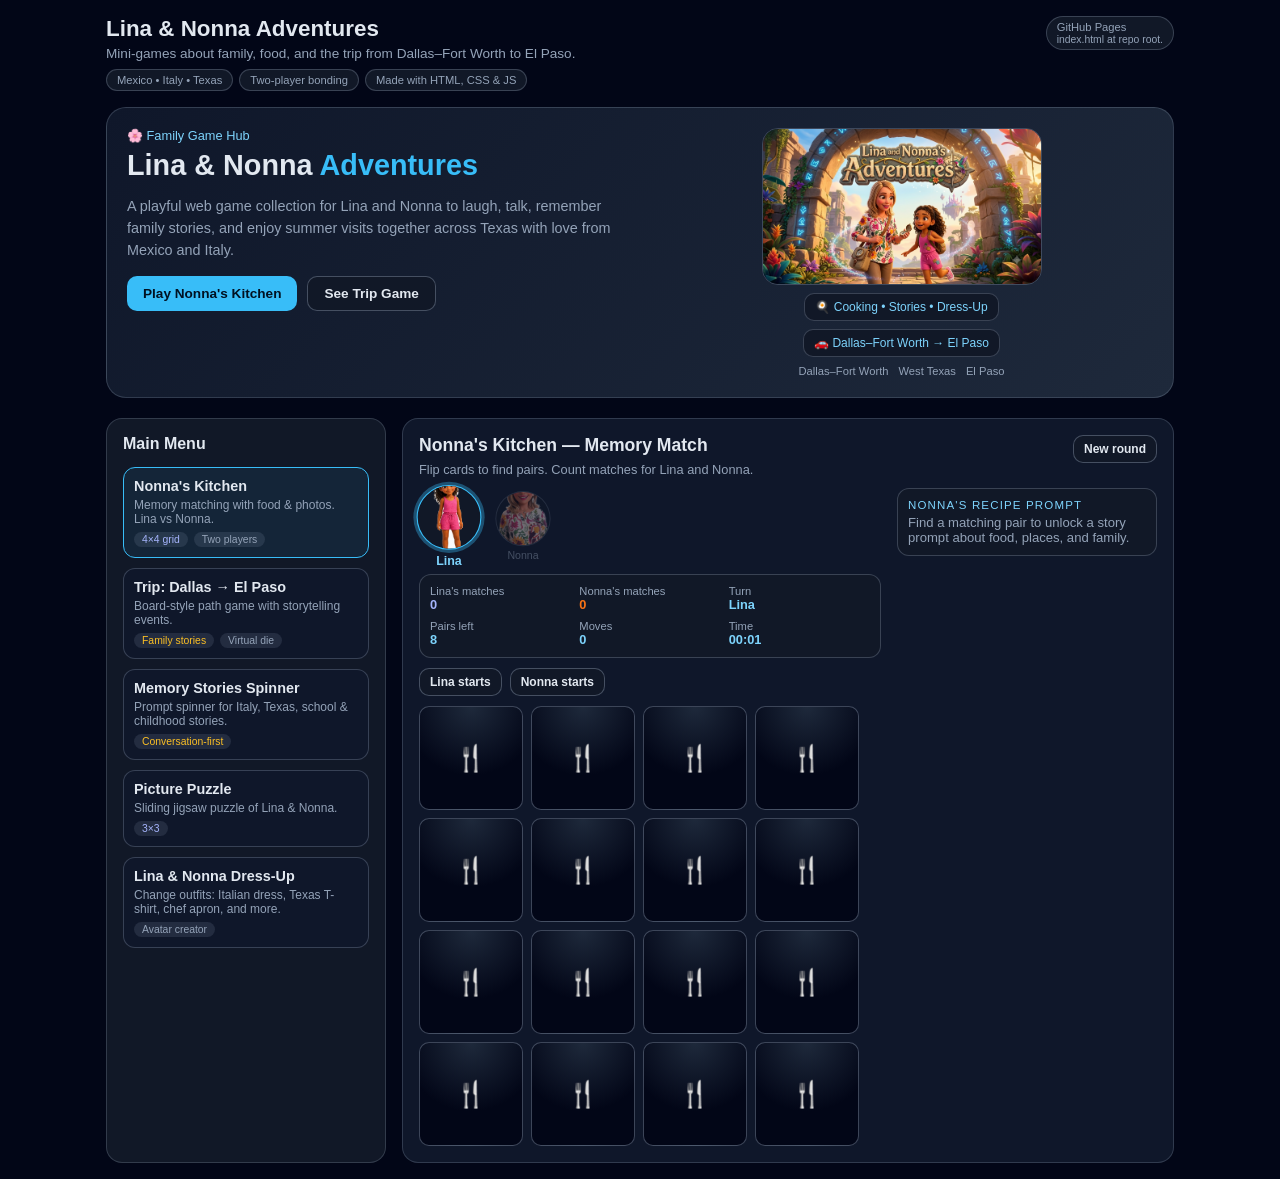
<file: index.html>
<!DOCTYPE html>
<html lang="en">
<head>
<meta charset="UTF-8" />
<title>Lina & Nonna Adventures</title>
<meta name="viewport" content="width=device-width,initial-scale=1.0" />
<style>
:root{
  --bg:#020617; --panel:#0f172a; --panel-alt:#111827; --text:#e2e8f0; --muted:#94a3b8;
  --accent:#38bdf8; --accent-soft:#7dd3fc; --accent-strong:#f97316; --success:#22c55e;
}
*{box-sizing:border-box;}
body{margin:0;font-family:'Segoe UI',Arial,sans-serif;background:var(--bg);color:var(--text);}
.shell{max-width:1100px;margin:0 auto;padding:16px;}
header{display:flex;justify-content:space-between;align-items:flex-start;flex-wrap:wrap;gap:10px;margin-bottom:16px;}
.title{font-size:1.4rem;font-weight:800;}
.subtitle{color:var(--muted);font-size:0.85rem;margin-top:4px;max-width:480px;}
.badge-row{display:flex;flex-wrap:wrap;gap:6px;margin-top:8px;}
.badge{background:var(--panel-alt);border:1px solid rgba(148,163,184,0.3);border-radius:999px;padding:4px 10px;font-size:0.7rem;color:var(--muted);}
.hero{margin-bottom:20px;}
.hero-card{background:linear-gradient(135deg,#0f172a,#1e293b);border-radius:20px;padding:20px;display:flex;flex-wrap:wrap;gap:20px;border:1px solid rgba(148,163,184,0.25);}
.hero-copy{flex:1;min-width:260px;}
.eyebrow{font-size:0.8rem;color:var(--accent-soft);margin-bottom:6px;}
.hero h1{margin:0 0 10px;font-size:1.8rem;}
.accent{color:var(--accent);}
.hero p{color:var(--muted);font-size:0.9rem;line-height:1.5;}
.hero-actions{display:flex;gap:10px;margin-top:14px;flex-wrap:wrap;}
.btn{border:none;border-radius:10px;padding:9px 16px;font-size:0.85rem;font-weight:600;cursor:pointer;transition:transform .1s;}
.btn:hover{transform:translateY(-1px);}
.btn.primary,.btn-primary{background:var(--accent);color:#012;}
.btn.secondary,.btn-secondary{background:var(--panel-alt);color:var(--text);border:1px solid rgba(148,163,184,0.4);}
.btn.small{padding:6px 10px;font-size:0.75rem;}
.hero-art{flex:1;min-width:240px;position:relative;display:flex;flex-direction:column;gap:8px;align-items:center;justify-content:center;}
.hero-img{width:100%;max-width:280px;border-radius:16px;border:1px solid rgba(148,163,184,0.3);}
.art-card{background:var(--panel-alt);border-radius:10px;padding:6px 10px;font-size:0.75rem;color:var(--accent-soft);border:1px solid rgba(148,163,184,0.3);}
.marker-row{display:flex;gap:10px;font-size:0.7rem;color:var(--muted);flex-wrap:wrap;justify-content:center;}
.layout{display:grid;grid-template-columns:280px 1fr;gap:16px;}
@media (max-width:820px){.layout{grid-template-columns:1fr;}}
.panel{background:var(--panel);border-radius:16px;padding:16px;border:1px solid rgba(148,163,184,0.25);}
.panel-alt{background:var(--panel-alt);}
.panel h2{margin-top:0;font-size:1rem;}
.menu-grid{display:flex;flex-direction:column;gap:10px;}
.menu-grid button{all:unset;cursor:pointer;background:var(--panel);border:1px solid rgba(148,163,184,0.3);border-radius:12px;padding:10px;display:block;}
.menu-grid button:hover{border-color:var(--accent);}
.menu-grid button.active-menu{border-color:var(--accent);background:rgba(56,189,248,0.08);}
.menu-label{font-weight:700;font-size:0.9rem;}
.menu-desc{color:var(--muted);font-size:0.75rem;margin-top:4px;}
.menu-tag-row{display:flex;gap:6px;margin-top:6px;flex-wrap:wrap;}
.menu-tag{background:rgba(148,163,184,0.15);border-radius:999px;padding:2px 8px;font-size:0.65rem;color:var(--muted);}
.menu-tag.puzzle{color:#a5b4fc;}
.menu-tag.story{color:#fbbf24;}
.game-container{display:none;}
.game-container.active{display:block;}
.game-header{display:flex;justify-content:space-between;align-items:flex-start;gap:10px;flex-wrap:wrap;margin-bottom:10px;}
.game-header h3{margin:0 0 4px;font-size:1.1rem;}
.game-header span{color:var(--muted);font-size:0.8rem;}
.game-row{display:grid;grid-template-columns:1fr 260px;gap:16px;}
@media (max-width:760px){.game-row{grid-template-columns:1fr;}}
.turn-avatar-row{display:flex;gap:14px;margin-bottom:10px;}
.turn-avatar{display:flex;flex-direction:column;align-items:center;opacity:.4;transform:scale(.92);transition:.25s;}
.turn-avatar .avatar-img{width:60px;height:60px;border-radius:50%;object-fit:cover;background:var(--panel-alt);border:1px solid rgba(148,163,184,0.4);}
.turn-avatar span{margin-top:4px;font-size:0.72rem;color:var(--muted);}
.turn-avatar.active{opacity:1;transform:scale(1.08);}
.turn-avatar.active .avatar-img{border-color:var(--accent);box-shadow:0 0 0 3px rgba(56,189,248,0.35);}
.turn-avatar.active span{color:var(--accent-soft);font-weight:700;}
.score-box{background:var(--panel-alt);border-radius:12px;padding:10px;border:1px solid rgba(148,163,184,0.3);display:grid;grid-template-columns:repeat(3,1fr);gap:8px;font-size:0.8rem;}
.score-label{color:var(--muted);font-size:0.7rem;}
.score-value{font-weight:700;color:var(--accent-soft);}
.score-value.lina{color:#a5b4fc;}
.score-value.nonna{color:#f97316;}
.controls-row{display:flex;flex-wrap:wrap;gap:8px;margin:10px 0;}
.card-grid{display:grid;grid-template-columns:repeat(4,1fr);gap:8px;max-width:440px;}
.card{position:relative;aspect-ratio:1/1;perspective:700px;cursor:pointer;}
.card-inner{position:absolute;inset:0;transform-style:preserve-3d;transition:transform .4s;}
.card.flipped .card-inner,.card.matched .card-inner{transform:rotateY(180deg);}
.card-back,.card-face{position:absolute;inset:0;backface-visibility:hidden;border-radius:10px;display:flex;flex-direction:column;align-items:center;justify-content:center;text-align:center;border:1px solid rgba(148,163,184,0.4);}
.card-back{background:radial-gradient(circle at top,#1e293b,#020617 60%);font-size:1.6rem;}
.card-face{background:radial-gradient(circle at top,#0ea5e9,#0f172a 45%,#020617 85%);transform:rotateY(180deg);}
.card.matched .card-face{border-color:var(--success);}
.card-emoji{font-size:1.7rem;}
.card-caption{font-size:0.65rem;font-weight:600;margin-top:2px;}
.card.disabled{pointer-events:none;opacity:.6;}
.recipe-box,.travel-panel,.prompt-panel,.puzzle-panel,.dress-panel{background:var(--panel-alt);border-radius:12px;padding:10px;border:1px solid rgba(148,163,184,0.3);font-size:0.82rem;}
.recipe-label{font-size:0.72rem;text-transform:uppercase;letter-spacing:.1em;color:var(--accent-soft);margin-bottom:4px;}
.recipe-text{color:var(--muted);}
.travel-board{display:grid;grid-template-columns:repeat(10,1fr);gap:4px;margin-top:10px;}
.travel-tile{position:relative;border-radius:8px;border:1px solid rgba(148,163,184,0.4);padding:6px 0;font-size:0.62rem;text-align:center;background:#0b1120;color:var(--muted);}
.travel-tile.start{border-color:var(--accent);color:var(--accent-soft);}
.travel-tile.end{border-color:var(--success);color:#bbf7d0;}
.travel-tile.event{border-style:dashed;}
.travel-token{position:absolute;inset:2px;border-radius:6px;border:2px solid var(--accent);}
.prompt-text{font-size:0.95rem;color:var(--accent-soft);min-height:40px;margin-bottom:8px;}
.tagline{font-size:0.75rem;color:var(--muted);}
#puzzleBoard{display:grid;grid-template-columns:repeat(3,1fr);gap:4px;max-width:270px;background:var(--panel-alt);padding:4px;border-radius:10px;border:1px solid rgba(148,163,184,0.4);}
.puzzle-tile{position:relative;aspect-ratio:1/1;background-image:url('./assets/hero/lina-nonna-hero.png');background-size:300% 300%;border-radius:6px;cursor:pointer;box-shadow:inset 0 0 0 1px rgba(148,163,184,0.5);transition:transform .15s;}
.puzzle-tile:hover{transform:scale(1.03);}
.puzzle-tile.empty{background-image:none;background:transparent;border-style:dashed;border:1px dashed rgba(148,163,184,0.5);cursor:default;box-shadow:none;}
.dress-preview{height:170px;border-radius:12px;border:1px dashed rgba(148,163,184,0.5);display:flex;flex-direction:column;align-items:center;justify-content:center;font-size:2.4rem;background:#0b1120;gap:6px;}
.dress-preview .cap{font-size:0.85rem;color:var(--muted);text-align:center;}
.dress-options{display:flex;flex-wrap:wrap;gap:6px;margin-top:10px;}
.dress-chip{all:unset;cursor:pointer;border-radius:999px;padding:5px 10px;font-size:0.73rem;border:1px solid rgba(148,163,184,0.5);color:var(--accent-soft);background:var(--panel-alt);}
.dress-chip.selected{border-color:var(--accent-strong);color:#fed7aa;background:rgba(249,115,22,0.15);}
.win-overlay{position:fixed;inset:0;background:rgba(2,6,23,0.88);display:flex;align-items:center;justify-content:center;z-index:999;}
.win-card{background:linear-gradient(160deg,#0f172a,#0b1120);border:1px solid var(--accent);border-radius:20px;padding:26px 30px;text-align:center;max-width:300px;}
.win-card h2{margin:0 0 8px;font-size:1.2rem;color:var(--accent-soft);}
.win-subtitle{font-weight:700;color:#fed7aa;margin:0 0 6px;}
.win-stats{font-size:0.8rem;color:var(--muted);margin:0 0 14px;}
.spinner-wheel{font-size:2.2rem;text-align:center;margin:10px 0;}
</style>
</head>
<body>
<div class="shell">
  <header>
    <div>
      <div class="title">Lina &amp; Nonna Adventures</div>
      <div class="subtitle">Mini-games about family, food, and the trip from Dallas–Fort Worth to El Paso.</div>
      <div class="badge-row">
        <div class="badge">Mexico • Italy • Texas</div>
        <div class="badge">Two-player bonding</div>
        <div class="badge">Made with HTML, CSS &amp; JS</div>
      </div>
    </div>
    <div class="badge">GitHub Pages<br/><span style="font-size:0.65rem;">index.html at repo root.</span></div>
  </header>

  <section class="hero">
    <div class="hero-card">
      <div class="hero-copy">
        <div class="eyebrow">🌸 Family Game Hub</div>
        <h1>Lina &amp; Nonna <span class="accent">Adventures</span></h1>
        <p>A playful web game collection for Lina and Nonna to laugh, talk, remember family stories, and enjoy summer visits together across Texas with love from Mexico and Italy.</p>
        <div class="hero-actions">
          <button class="btn primary" data-game="kitchen">Play Nonna's Kitchen</button>
          <button class="btn secondary" data-game="travel">See Trip Game</button>
        </div>
      </div>
      <div class="hero-art">
        <img src="./assets/hero/lina-nonna-hero.png" alt="Lina and Nonna" class="hero-img" />
        <div class="art-card">🍳 Cooking • Stories • Dress-Up</div>
        <div class="art-card">🚗 Dallas–Fort Worth → El Paso</div>
        <div class="marker-row"><span>Dallas–Fort Worth</span><span>West Texas</span><span>El Paso</span></div>
      </div>
    </div>
  </section>

  <div class="layout">
    <aside class="panel panel-alt">
      <h2>Main Menu</h2>
      <div class="menu-grid" id="menuGrid">
        <button data-game="kitchen">
          <div class="menu-label">Nonna's Kitchen</div>
          <div class="menu-desc">Memory matching with food &amp; photos. Lina vs Nonna.</div>
          <div class="menu-tag-row"><div class="menu-tag puzzle">4×4 grid</div><div class="menu-tag">Two players</div></div>
        </button>
        <button data-game="travel">
          <div class="menu-label">Trip: Dallas → El Paso</div>
          <div class="menu-desc">Board-style path game with storytelling events.</div>
          <div class="menu-tag-row"><div class="menu-tag story">Family stories</div><div class="menu-tag">Virtual die</div></div>
        </button>
        <button data-game="memoryStories">
          <div class="menu-label">Memory Stories Spinner</div>
          <div class="menu-desc">Prompt spinner for Italy, Texas, school &amp; childhood stories.</div>
          <div class="menu-tag-row"><div class="menu-tag story">Conversation-first</div></div>
        </button>
        <button data-game="puzzle">
          <div class="menu-label">Picture Puzzle</div>
          <div class="menu-desc">Sliding jigsaw puzzle of Lina &amp; Nonna.</div>
          <div class="menu-tag-row"><div class="menu-tag puzzle">3×3</div></div>
        </button>
        <button data-game="dressup">
          <div class="menu-label">Lina &amp; Nonna Dress-Up</div>
          <div class="menu-desc">Change outfits: Italian dress, Texas T-shirt, chef apron, and more.</div>
          <div class="menu-tag-row"><div class="menu-tag">Avatar creator</div></div>
        </button>
      </div>
    </aside>

    <main class="panel">
      <section id="game-kitchen" class="game-container active">
        <div class="game-header">
          <div>
            <h3>Nonna's Kitchen — Memory Match</h3>
            <span>Flip cards to find pairs. Count matches for Lina and Nonna.</span>
          </div>
          <button class="btn small secondary" id="btnKitchenReset">New round</button>
        </div>
        <div class="game-row">
          <div>
            <div class="turn-avatar-row">
              <div class="turn-avatar" id="avatarLina"><img src="./assets/characters/Lina_cutout.png" alt="Lina" class="avatar-img" /><span>Lina</span></div>
              <div class="turn-avatar" id="avatarNonna"><img src="./assets/characters/Nonna_cutout.png" alt="Nonna" class="avatar-img" /><span>Nonna</span></div>
            </div>
            <div class="score-box">
              <div><div class="score-label">Lina's matches</div><div class="score-value lina" id="scoreLina">0</div></div>
              <div><div class="score-label">Nonna's matches</div><div class="score-value nonna" id="scoreNonna">0</div></div>
              <div><div class="score-label">Turn</div><div class="score-value" id="turnLabel">Lina</div></div>
              <div><div class="score-label">Pairs left</div><div class="score-value" id="pairsLeft">8</div></div>
              <div><div class="score-label">Moves</div><div class="score-value" id="moveCount">0</div></div>
              <div><div class="score-label">Time</div><div class="score-value" id="timerDisplay">00:00</div></div>
            </div>
            <div class="controls-row">
              <button class="btn small secondary" id="btnKitchenLinaStarts">Lina starts</button>
              <button class="btn small secondary" id="btnKitchenNonnaStarts">Nonna starts</button>
            </div>
            <div class="card-grid" id="kitchenGrid"></div>
          </div>
          <div>
            <div class="recipe-box">
              <div class="recipe-label">Nonna's Recipe Prompt</div>
              <div class="recipe-text" id="recipeText">Find a matching pair to unlock a story prompt about food, places, and family.</div>
            </div>
          </div>
        </div>
      </section>

      <section id="game-travel" class="game-container">
        <div class="game-header">
          <div><h3>Trip from Dallas–Fort Worth to El Paso</h3><span>Roll the die, move along the path, and tell stories when you land on event tiles.</span></div>
          <button class="btn small secondary" id="btnTravelReset">Reset path</button>
        </div>
        <div class="game-row">
          <div class="travel-panel">
            <div><span class="score-label">Position</span>: <span class="score-value" id="travelPosLabel">0</span> / 19</div>
            <div class="controls-row"><button class="btn primary small" id="btnTravelRoll">Roll die (1–3)</button><span class="tagline" id="travelMessage">Click "Roll die" and move your token along the road.</span></div>
            <div class="travel-board" id="travelBoard"></div>
          </div>
          <div class="prompt-panel">
            <div class="prompt-text" id="travelPrompt">When you land on a special tile, you'll see a prompt here: stories about Italy, Texas, or school.</div>
            <div class="tagline">Suggested use: Let Lina roll, and Nonna helps read prompts and share stories.</div>
          </div>
        </div>
      </section>

      <section id="game-memoryStories" class="game-container">
        <div class="game-header"><div><h3>Memory Stories Spinner</h3><span>Click the button to get a new prompt. Take turns answering.</span></div></div>
        <div class="game-row">
          <div class="prompt-panel">
            <div class="spinner-wheel" id="spinnerEmoji">🎡</div>
            <div class="prompt-text" id="storyPromptText">Click "Spin Prompt" to start.</div>
            <div class="controls-row">
              <button class="btn primary" id="btnStorySpin">Spin Prompt</button>
              <button class="btn secondary" id="btnStoryCategory">Change category</button>
            </div>
            <div class="tagline" id="storyCategoryLabel">Current category: All mixed.</div>
          </div>
          <div class="prompt-panel"><div class="tagline">House rule: Give each completed prompt 1 "story point." After 10 prompts, celebrate.</div></div>
        </div>
      </section>

      <section id="game-puzzle" class="game-container">
        <div class="game-header">
          <div><h3>Picture Puzzle</h3><span>Click two tiles to swap them. Reassemble the Lina &amp; Nonna photo.</span></div>
          <button class="btn small secondary" id="btnPuzzleShuffle">Shuffle</button>
        </div>
        <div class="game-row">
          <div class="puzzle-panel">
            <div id="puzzleBoard"></div>
            <div class="tagline" style="margin-top:8px;">Click two tiles to swap them. Try to rebuild the full picture (order 1–8).</div>
          </div>
          <div class="prompt-panel"><div class="tagline">Tip: the blank tile marks where the last piece should go.</div></div>
        </div>
      </section>

      <section id="game-dressup" class="game-container">
        <div class="game-header"><div><h3>Lina &amp; Nonna Dress-Up</h3><span>Pick outfits and emoji accessories.</span></div></div>
        <div class="game-row">
          <div class="dress-panel">
            <div class="dress-preview" id="dressPreview">
              <div id="dressEmoji">👧</div>
              <div class="cap" id="dressCaption">Italian dress + Chef apron</div>
            </div>
            <div class="dress-options">
              <button class="dress-chip selected" data-outfit="Italian dress + Chef apron" data-emoji="👧">Italian dress + Chef apron</button>
              <button class="dress-chip" data-outfit="Texas T-shirt + Jeans" data-emoji="🤠">Texas T-shirt + Jeans</button>
              <button class="dress-chip" data-outfit="Party dress + Sneakers" data-emoji="🎀">Party dress + Sneakers</button>
              <button class="dress-chip" data-outfit="Comfy pajamas" data-emoji="🌙">Comfy pajamas</button>
              <button class="dress-chip" data-outfit="School clothes" data-emoji="🎒">School clothes</button>
            </div>
          </div>
          <div class="prompt-panel"><div class="tagline">Screenshot idea: take a picture of your favorite outfit combo!</div></div>
        </div>
      </section>
    </main>
  </div>
</div>

<script>
const menuButtons = document.querySelectorAll('[data-game]');
const gameContainers = document.querySelectorAll('.game-container');
function showGame(id){
  gameContainers.forEach(s => s.classList.toggle('active', s.id === 'game-'+id));
  document.querySelectorAll('#menuGrid button').forEach(b => b.classList.toggle('active-menu', b.dataset.game === id));
}
menuButtons.forEach(btn => btn.addEventListener('click', () => showGame(btn.dataset.game)));
showGame('kitchen');

const kitchenGrid = document.getElementById('kitchenGrid');
const scoreLinaEl = document.getElementById('scoreLina');
const scoreNonnaEl = document.getElementById('scoreNonna');
const turnLabelEl = document.getElementById('turnLabel');
const pairsLeftEl = document.getElementById('pairsLeft');
const recipeTextEl = document.getElementById('recipeText');
const moveCountEl = document.getElementById('moveCount');
const timerDisplayEl = document.getElementById('timerDisplay');
const avatarLina = document.getElementById('avatarLina');
const avatarNonna = document.getElementById('avatarNonna');

const kitchenItems = [
  {id:'pizza',label:'Pizza',emoji:'🍕',recipe:'Nonna: Tell Lina about how you like to make pizza at home.'},
  {id:'pasta',label:'Pasta',emoji:'🍝',recipe:'Talk about your favorite pasta dish together.'},
  {id:'tamales',label:'Tamales',emoji:'🌯',recipe:'Share a memory of eating Mexican tamales with family.'},
  {id:'gelato',label:'Gelato',emoji:'🍨',recipe:'Remember a time you had gelato together. Which flavor wins?'},
  {id:'texasbbq',label:'Texas BBQ',emoji:'🍖',recipe:'Describe your favorite Texas barbecue meal and sides.'},
  {id:'school',label:'School Lunch',emoji:'🍱',recipe:'Lina: talk about a school lunch you liked or disliked.'},
  {id:'italy',label:'Italy',emoji:'🇮🇹',recipe:'Tell a story from Italy – a street, shop, or festival.'},
  {id:'texas',label:'Texas',emoji:'🤠',recipe:'Share something you love about living in Texas now.'}
];

let kState = {turn:'Lina', scoreLina:0, scoreNonna:0, pairsLeft:kitchenItems.length, flipped:[], locked:false};
let moveCount = 0, timerInterval = null, seconds = 0;

function updateAvatars(){
  avatarLina.classList.toggle('active', kState.turn === 'Lina');
  avatarNonna.classList.toggle('active', kState.turn === 'Nonna');
}
function shuffle(arr){for(let i=arr.length-1;i>0;i--){const j=Math.floor(Math.random()*(i+1));[arr[i],arr[j]]=[arr[j],arr[i]];}return arr;}
function startTimer(){
  clearInterval(timerInterval); seconds=0; timerDisplayEl.textContent='00:00';
  timerInterval = setInterval(()=>{seconds++;const m=String(Math.floor(seconds/60)).padStart(2,'0');const s=String(seconds%60).padStart(2,'0');timerDisplayEl.textContent=`${m}:${s}`;},1000);
}
function buildKitchenGrid(startTurn){
  kitchenGrid.innerHTML='';
  kState = {turn:startTurn, scoreLina:0, scoreNonna:0, pairsLeft:kitchenItems.length, flipped:[], locked:false};
  moveCount = 0; moveCountEl.textContent='0';
  document.querySelector('.win-overlay')?.remove();
  const deck = []; kitchenItems.forEach(it=>{deck.push({...it});deck.push({...it});}); shuffle(deck);
  deck.forEach((cd, idx)=>{
    const card = document.createElement('div'); card.className='card'; card.dataset.id=cd.id; card.dataset.index=idx;
    card.innerHTML = `<div class="card-inner">
        <div class="card-back">🍴</div>
        <div class="card-face"><div class="card-emoji">${cd.emoji}</div><div class="card-caption">${cd.label}</div></div>
      </div>`;
    card.addEventListener('click', ()=>handleCardClick(card));
    kitchenGrid.appendChild(card);
  });
  scoreLinaEl.textContent='0'; scoreNonnaEl.textContent='0'; turnLabelEl.textContent=kState.turn;
  pairsLeftEl.textContent=kState.pairsLeft; recipeTextEl.textContent='Find a matching pair to unlock a story prompt about food, places, and family.';
  updateAvatars(); startTimer();
}
function handleCardClick(card){
  if(kState.locked || card.classList.contains('flipped') || card.classList.contains('matched')) return;
  card.classList.add('flipped'); kState.flipped.push(card.dataset.index);
  if(kState.flipped.length===2){
    kState.locked=true; moveCount++; moveCountEl.textContent=moveCount;
    const [i1,i2]=kState.flipped;
    const c1=kitchenGrid.querySelector(`.card[data-index="${i1}"]`), c2=kitchenGrid.querySelector(`.card[data-index="${i2}"]`);
    if(c1.dataset.id===c2.dataset.id){
      setTimeout(()=>{
        c1.classList.add('matched','disabled'); c2.classList.add('matched','disabled');
        if(kState.turn==='Lina') kState.scoreLina++; else kState.scoreNonna++;
        kState.pairsLeft--; scoreLinaEl.textContent=kState.scoreLina; scoreNonnaEl.textContent=kState.scoreNonna; pairsLeftEl.textContent=kState.pairsLeft;
        const item = kitchenItems.find(x=>x.id===c1.dataset.id); if(item) recipeTextEl.textContent=item.recipe;
        if(kState.pairsLeft<=0){ clearInterval(timerInterval); recipeTextEl.textContent='All pairs found! Celebrate together.'; showWinOverlay(); }
        kState.flipped=[]; kState.locked=false;
      },500);
    } else {
      setTimeout(()=>{
        c1.classList.remove('flipped'); c2.classList.remove('flipped');
        kState.turn = kState.turn==='Lina'?'Nonna':'Lina'; turnLabelEl.textContent=kState.turn; updateAvatars();
        kState.flipped=[]; kState.locked=false;
      },900);
    }
  }
}
function showWinOverlay(){
  const winner = kState.scoreLina===kState.scoreNonna ? "It's a tie!" : kState.scoreLina>kState.scoreNonna ? 'Lina wins this round!' : 'Nonna wins this round!';
  const overlay = document.createElement('div'); overlay.className='win-overlay';
  overlay.innerHTML = `<div class="win-card"><h2>🎉 All pairs found! 🎉</h2><p class="win-subtitle">${winner}</p><p class="win-stats">Time: ${timerDisplayEl.textContent} • Moves: ${moveCount}</p><button class="btn primary" id="playAgainBtn">Play again</button></div>`;
  document.body.appendChild(overlay);
  document.getElementById('playAgainBtn').addEventListener('click', ()=>{overlay.remove(); buildKitchenGrid(kState.turn==='Lina'?'Nonna':'Lina');});
}
document.getElementById('btnKitchenReset').addEventListener('click', ()=>buildKitchenGrid(kState.turn));
document.getElementById('btnKitchenLinaStarts').addEventListener('click', ()=>buildKitchenGrid('Lina'));
document.getElementById('btnKitchenNonnaStarts').addEventListener('click', ()=>buildKitchenGrid('Nonna'));
buildKitchenGrid('Lina');

const travelBoard = document.getElementById('travelBoard');
const travelPosLabel = document.getElementById('travelPosLabel');
const travelMessage = document.getElementById('travelMessage');
const travelPrompt = document.getElementById('travelPrompt');
const TRAVEL_LEN = 20;
const eventTiles = {3:'Talk about your favorite Texas food stop!',7:'Share a memory from Fort Worth.',11:"Tell a story about Nonna's childhood in Italy.",15:'What song would you play on this road trip?'};
let travelPos = 0;
function buildTravelBoard(){
  travelBoard.innerHTML='';
  for(let i=0;i<TRAVEL_LEN;i++){
    const tile=document.createElement('div'); tile.className='travel-tile';
    if(i===0){tile.classList.add('start');tile.textContent='DFW';}
    else if(i===TRAVEL_LEN-1){tile.classList.add('end');tile.textContent='El Paso';}
    else if(eventTiles[i]){tile.classList.add('event');tile.textContent='⭐';}
    else tile.textContent=i;
    if(i===travelPos){const tok=document.createElement('div');tok.className='travel-token';tile.appendChild(tok);}
    travelBoard.appendChild(tile);
  }
}
document.getElementById('btnTravelRoll').addEventListener('click', ()=>{
  const roll = Math.floor(Math.random()*3)+1;
  travelPos = Math.min(travelPos+roll, TRAVEL_LEN-1);
  travelPosLabel.textContent = travelPos;
  travelMessage.textContent = `Rolled a ${roll}!`;
  if(eventTiles[travelPos]) travelPrompt.textContent = eventTiles[travelPos];
  else if(travelPos===TRAVEL_LEN-1) travelPrompt.textContent = '🎉 You made it to El Paso! Celebrate the trip together.';
  buildTravelBoard();
});
document.getElementById('btnTravelReset').addEventListener('click', ()=>{
  travelPos=0; travelPosLabel.textContent=0; travelMessage.textContent='Click "Roll die" and move your token along the road.';
  travelPrompt.textContent="When you land on a special tile, you'll see a prompt here.";
  buildTravelBoard();
});
buildTravelBoard();

const storyPrompts = {
  Italy:['Describe a favorite place in Italy.','What Italian food reminds you of family?','Tell about a festival or celebration in Italy.'],
  Texas:['What do you love about Texas summers?','Describe your favorite Texas road trip.','Share a fun Texas BBQ memory.'],
  School:['Tell about your favorite school subject.','Share a funny school memory.','Who was your favorite teacher and why?'],
  Childhood:["Nonna, share a memory from your childhood.",'What games did you play as a kid?','Describe your childhood home.']
};
let currentCategory = 'All';
const categories = ['All','Italy','Texas','School','Childhood'];
document.getElementById('btnStorySpin').addEventListener('click', ()=>{
  document.getElementById('spinnerEmoji').style.transform = `rotate(${Math.random()*360+360}deg)`;
  document.getElementById('spinnerEmoji').style.transition = 'transform 0.6s ease';
  let pool = currentCategory==='All' ? Object.values(storyPrompts).flat() : storyPrompts[currentCategory];
  const prompt = pool[Math.floor(Math.random()*pool.length)];
  document.getElementById('storyPromptText').textContent = prompt;
});
document.getElementById('btnStoryCategory').addEventListener('click', ()=>{
  const idx = categories.indexOf(currentCategory);
  currentCategory = categories[(idx+1)%categories.length];
  document.getElementById('storyCategoryLabel').textContent = `Current category: ${currentCategory}`;
});

const puzzleBoard = document.getElementById('puzzleBoard');
let puzzleTiles = [1,2,3,4,5,6,7,8,'']; let selectedTile = null;
function renderPuzzle(){
  puzzleBoard.innerHTML='';
  puzzleTiles.forEach((val, idx)=>{
    const tile = document.createElement('div');
    tile.className = 'puzzle-tile' + (val===''?' empty':'');
    tile.dataset.index = idx;
    if(val!==''){
      const pos = val - 1;
      const col = pos % 3, row = Math.floor(pos / 3);
      tile.style.backgroundPosition = `${col * 50}% ${row * 50}%`;
      tile.addEventListener('click', ()=>selectPuzzleTile(idx));
    }
    puzzleBoard.appendChild(tile);
  });
}
function selectPuzzleTile(idx){
  if(selectedTile===null){ selectedTile = idx; puzzleBoard.children[idx].style.outline='2px solid #38bdf8'; }
  else {
    [puzzleTiles[selectedTile], puzzleTiles[idx]] = [puzzleTiles[idx], puzzleTiles[selectedTile]];
    puzzleBoard.children[selectedTile].style.outline='';
    selectedTile = null; renderPuzzle();
    if(puzzleTiles.slice(0,8).every((v,i)=>v===i+1)) alert('🎉 Puzzle solved!');
  }
}
document.getElementById('btnPuzzleShuffle').addEventListener('click', ()=>{
  puzzleTiles = shuffle([1,2,3,4,5,6,7,8,'']); renderPuzzle();
});
renderPuzzle();

document.querySelectorAll('.dress-chip').forEach(chip=>{
  chip.addEventListener('click', ()=>{
    document.querySelectorAll('.dress-chip').forEach(c=>c.classList.remove('selected'));
    chip.classList.add('selected');
    document.getElementById('dressCaption').textContent = chip.dataset.outfit;
    document.getElementById('dressEmoji').textContent = chip.dataset.emoji;
  });
});
</script>
</body>
</html>
</file>
